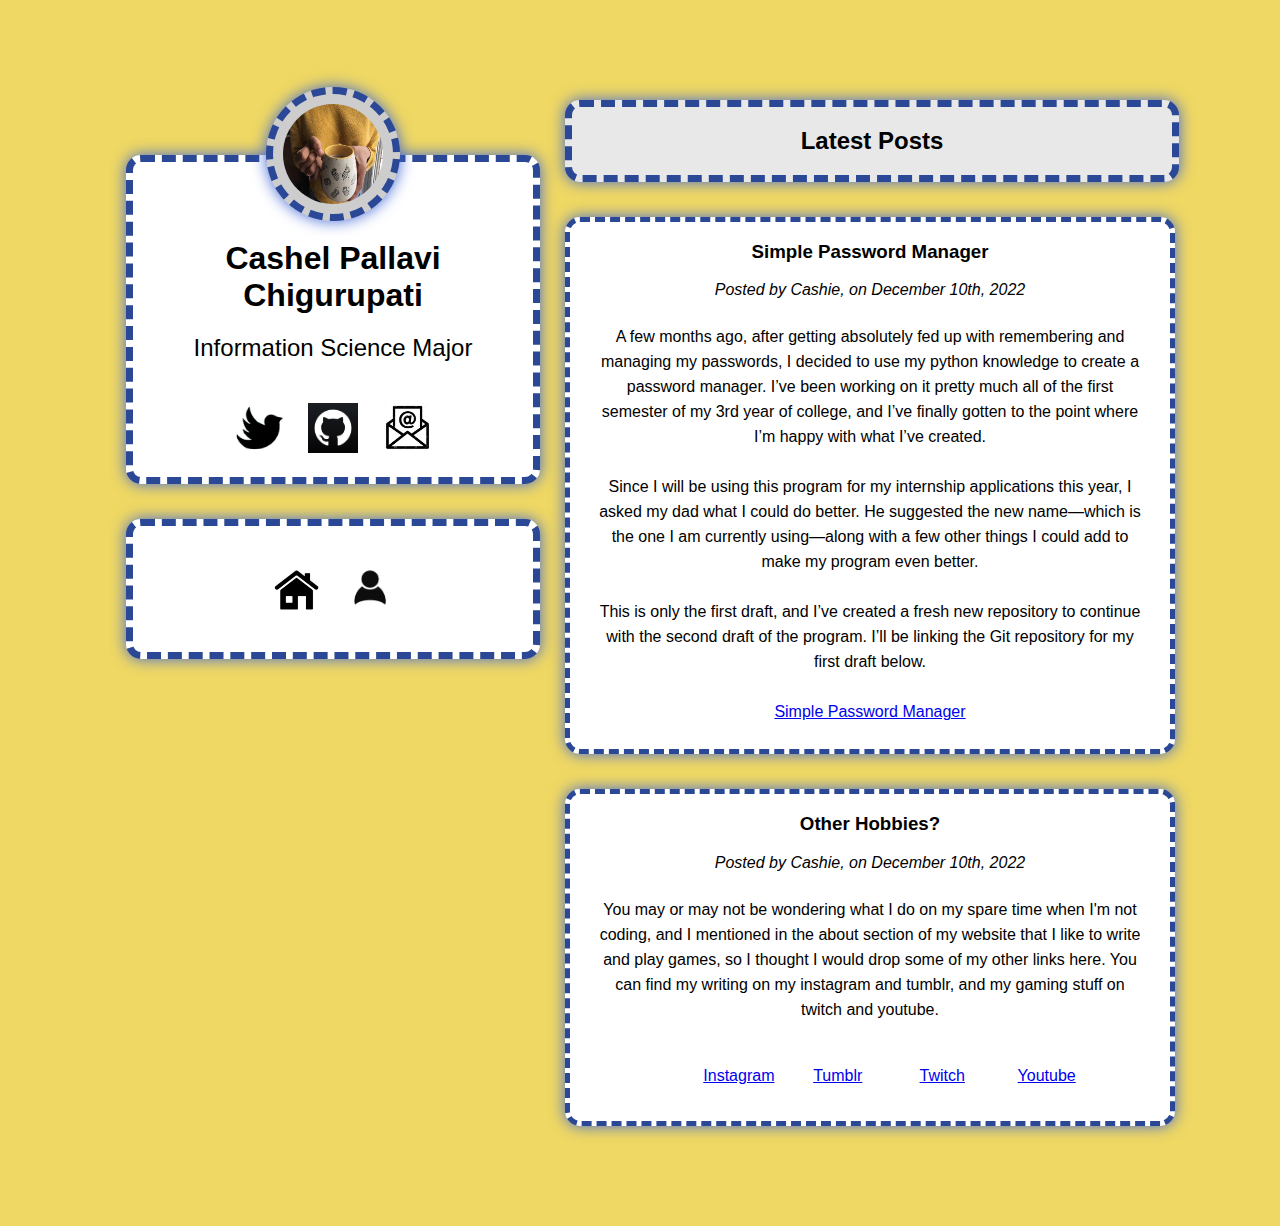
<file: index.html>
<!DOCTYPE html>
<html lang="en">
<head>
    <meta charset="UTF-8">
    <meta http-equiv="X-UA-Compatible" content="IE=edge">
    <meta name="viewport" content="width=device-width, initial-scale=1.0">
    <link rel="stylesheet" href="style.css">
    <title>Cashie | Home</title>
</head>

<body class="columns"> 
    <div>
        <section class="card">
            <img class="avatar" src="yellow.jpg" alt="cashieeetime">
            <h1>Cashel Pallavi Chigurupati</h1>
            <h2>Information Science Major</h2>
            <ul class="contacts">
                <li><a href="https://twitter.com/cashieeetime"><img src="twitter.jpg" alt="Twitter"></a></li>
                <li><a href="https://github.com/cashieeetime"><img src="github.jpg" alt="Github"></a></li>
                <li><a href="mailto:pallavichigurupati@gmail.com?subject=Feedback&body"><img src="email.jpg" alt="Email"></a></li>
            </ul>
        </section>
        
        <div class="nav">
            <ul class="sites">
                <li><a href="index.html"><img src="home.jpg" alt="home page"></a></li>
                <li><a href="about.html"><img src="avatar.jpg" alt="about me page"></a></li>
            </ul>
        </div>
    </div>

    <div>
        <div class="blogheader">
            <h2>Latest Posts</h2>
        </div>

        <div>
            <article>
                <h3>Simple Password Manager</h3>
                <address>Posted by Cashie, on December 10th, 2022</address>

                <p>A few months ago, after getting absolutely fed up with remembering and managing my passwords, I decided to use my python knowledge to create a password manager. I’ve been working on it pretty much all of the first semester of my 3rd year of college, and I’ve finally gotten to the point where I’m happy with what I’ve created.</p>

                <p>Since I will be using this program for my internship applications this year, I asked my dad what I could do better. He suggested the new name—which is the one I am currently using—along with a few other things I could add to make my program even better.</p>
                    
                <p>This is only the first draft, and I’ve created a fresh new repository to continue with the second draft of the program. I’ll be linking the Git repository for my first draft below.  
                </p>

                <p><a href="https://github.com/cashieeetime/Simple-Password-Manager">Simple Password Manager</a></p>
            </article>

            <article>
                <h3>Other Hobbies?</h3>
                <address>Posted by Cashie, on December 10th, 2022</address>
                
                <p>You may or may not be wondering what I do on my spare time when I'm not coding, and I mentioned in the about section of my website that I like to write and play games, so I thought I would drop some of my other links here. You can find my writing on my instagram and tumblr, and my gaming stuff on twitch and youtube.
                </p>
    
                <ul class="linklist">
                    <li><a href="https://www.instagram.com/cashieeetime/">Instagram</a></li>
                    <li><a href="https://www.tumblr.com/cashieeetime">Tumblr</a></li>
                    <li><a href="https://www.twitch.tv/cashieeetime">Twitch</a></li>
                    <li><a href="https://www.youtube.com/channel/UCNlndf2Uu4ffAM2-fwLPjIg">Youtube</a></li>
                </ul>
            </article>

        </div>
    </div>

</body>
</html>
</file>
<file: style.css>
body {
    background-color: #efd863;
    font-family: Arial, Helvetica, sans-serif;
    color: #000000;
    margin: 100px;
    margin-top: 125px;
    text-align: center;
}

h1 {
    margin: 15px 0;
}

h2 {
    margin: 20px;
}

p {
    margin: 25px;
    line-height: 25px;
}

img {
    width: 100%;
}

.columns {
    display: flex;
    flex-direction: row;
    justify-content: center;
    flex-wrap: wrap;
    flex-shrink: 10;
}

.card {
    border-radius: 15px;
    background-color: #FFFFFF;
    margin-top: 30px;
    margin-bottom: 35px;
    margin-left: 25px;
    width: 400px;
    box-shadow: #4166d5 0 0 15px;
    border: #2a4895 dashed 7px;
}

.card .avatar {
    background-color: #cecdcd;
    width: 100px;
    height: 100px;
    border-radius: 50%;
    margin-top: -75px;
    box-shadow: #4166d5 0 0 15px;
    border: #2a4895 dashed 7px;
    padding: 10px 10px;
}

.card h2 {
    font-weight: 100;
}

.card .contacts {
    margin: 0;
    padding: 0;
    list-style-type: none;
}

.contacts li {
    width: 50px;
    display: inline-block;
    padding: 20px 10px;
}

.contacts li a img:hover {
    opacity: 0.5;
    transition: opacity ease-in-out 0.2s;
}

.nav {
    position: -webkit-sticky; 
    position: sticky;
    top: 0;
    padding: 0px;
    width: 400px;
    margin-left: 25px;
    background-color: #FFFFFF;
    border-radius: 15px;
    box-shadow: #4166d5 0 0 15px;
    border: #2a4895 dashed 7px;
}

.nav .sites {
    padding: 0;
    list-style-type: none;
}

.nav .sites li {
    width: 50px;
    display: inline-block;
    padding: 20px 10px;
}

.nav .sites li a img:hover {
    opacity: 0.5;
    transition: opacity ease-in-out 0.2s;
}

.bio {
    width: 600px;
    margin-top: -25px;
}

.bio img {
    border-radius: 100%;
    margin-top: 30px;
    margin-right: 4px;
    width: 90%;
    height: 90%;
    box-shadow: #4166d5 0 0 15px;
    border: #2a4895 dashed 7px;
    padding: 10px 10px;
}

.blogheader {
    width: 600px;
    margin-top: -25px;
    margin-left: 25px;
    background-color: #e8e8e8;
    border-radius: 15px;
    box-shadow: #4166d5 0 0 15px;
    border: #2a4895 dashed 7px;
}

article {
    background-color: #FFFFFF;
    border-radius: 15px;
    width: 600px;
    margin-top: 35px;
    margin-left: 25px;
    box-shadow: #4166d5 0 0 15px;
    border: #2a4895 dashed 5px;
}

.linklist li {
    width: 60px;
    display: inline-block;
    padding: 20px 20px;
}
</file>
